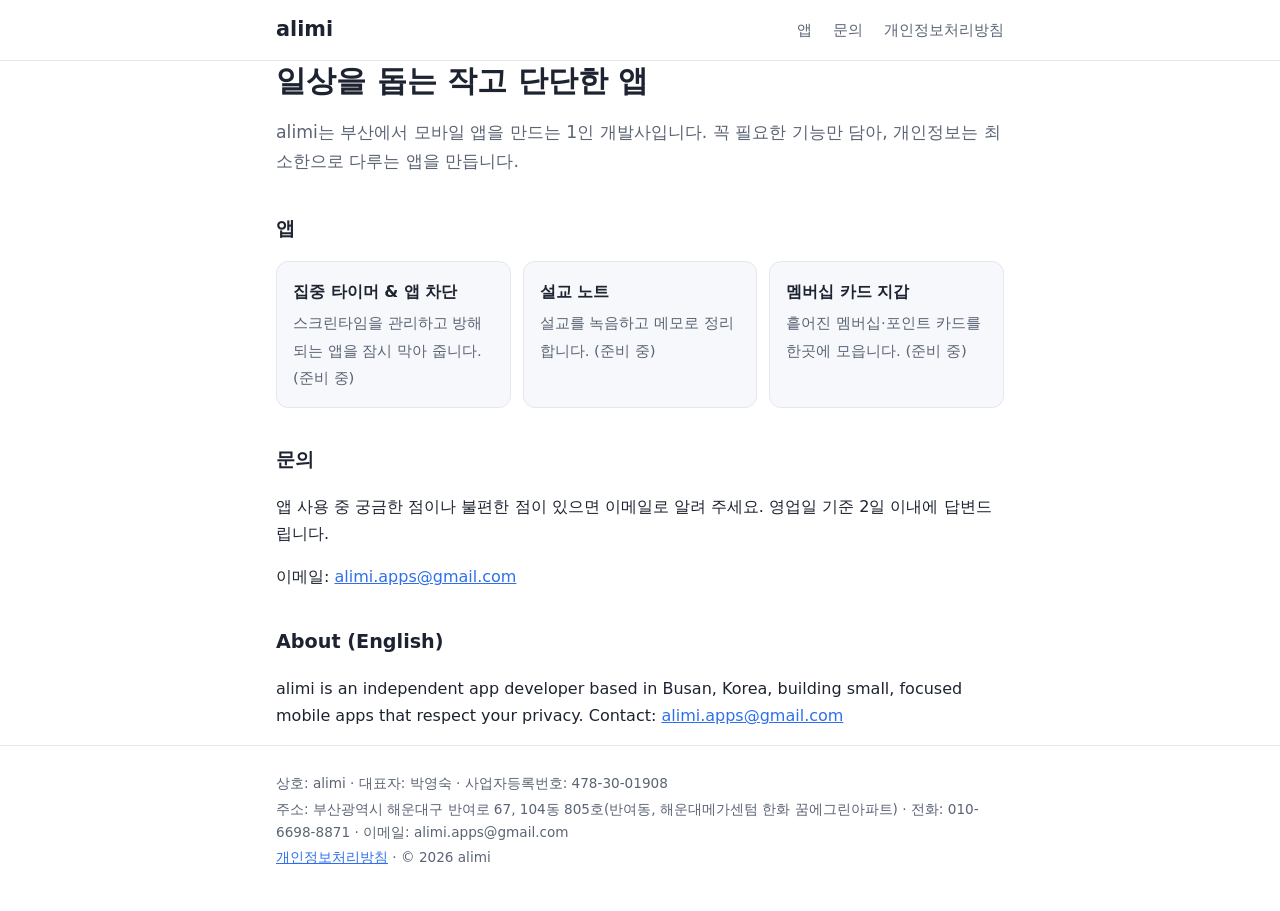
<file: index.html>
<!doctype html>
<html lang="ko">
<head>
  <meta charset="utf-8">
  <meta name="viewport" content="width=device-width, initial-scale=1">
  <meta name="google-site-verification" content="9gyJ1kERntDPXqbSOOTheH8t6Ehu3wukU1nHpanpqxU" />
  <title>alimi</title>
  <meta name="description" content="alimi는 일상을 돕는 작고 단단한 모바일 앱을 만듭니다.">
  <link rel="stylesheet" href="style.css">
</head>
<body>
  <header>
    <div class="wrap">
      <a class="logo" href="index.html">alimi</a>
      <nav>
        <a href="index.html#apps">앱</a>
        <a href="index.html#contact">문의</a>
        <a href="privacy.html">개인정보처리방침</a>
      </nav>
    </div>
  </header>

  <main class="wrap">
    <h1>일상을 돕는 작고 단단한 앱</h1>
    <p class="lead">alimi는 부산에서 모바일 앱을 만드는 1인 개발사입니다. 꼭 필요한 기능만 담아, 개인정보는 최소한으로 다루는 앱을 만듭니다.</p>

    <h2 id="apps">앱</h2>
    <div class="cards">
      <div class="card"><b>집중 타이머 &amp; 앱 차단</b><span>스크린타임을 관리하고 방해되는 앱을 잠시 막아 줍니다. (준비 중)</span></div>
      <div class="card"><b>설교 노트</b><span>설교를 녹음하고 메모로 정리합니다. (준비 중)</span></div>
      <div class="card"><b>멤버십 카드 지갑</b><span>흩어진 멤버십·포인트 카드를 한곳에 모읍니다. (준비 중)</span></div>
    </div>

    <h2 id="contact">문의</h2>
    <p>앱 사용 중 궁금한 점이나 불편한 점이 있으면 이메일로 알려 주세요. 영업일 기준 2일 이내에 답변드립니다.</p>
    <p>이메일: <a href="mailto:alimi.apps@gmail.com">alimi.apps@gmail.com</a></p>

    <h2>About (English)</h2>
    <p>alimi is an independent app developer based in Busan, Korea, building small, focused mobile apps that respect your privacy. Contact: <a href="mailto:alimi.apps@gmail.com">alimi.apps@gmail.com</a></p>
  </main>

  <footer>
    <div class="wrap">
      <p>상호: alimi · 대표자: 박영숙 · 사업자등록번호: 478-30-01908</p>
      <p>주소: 부산광역시 해운대구 반여로 67, 104동 805호(반여동, 해운대메가센텀 한화 꿈에그린아파트) · 전화: 010-6698-8871 · 이메일: alimi.apps@gmail.com</p>
      <p><a href="privacy.html">개인정보처리방침</a> · © 2026 alimi</p>
    </div>
  </footer>
</body>
</html>
</file>
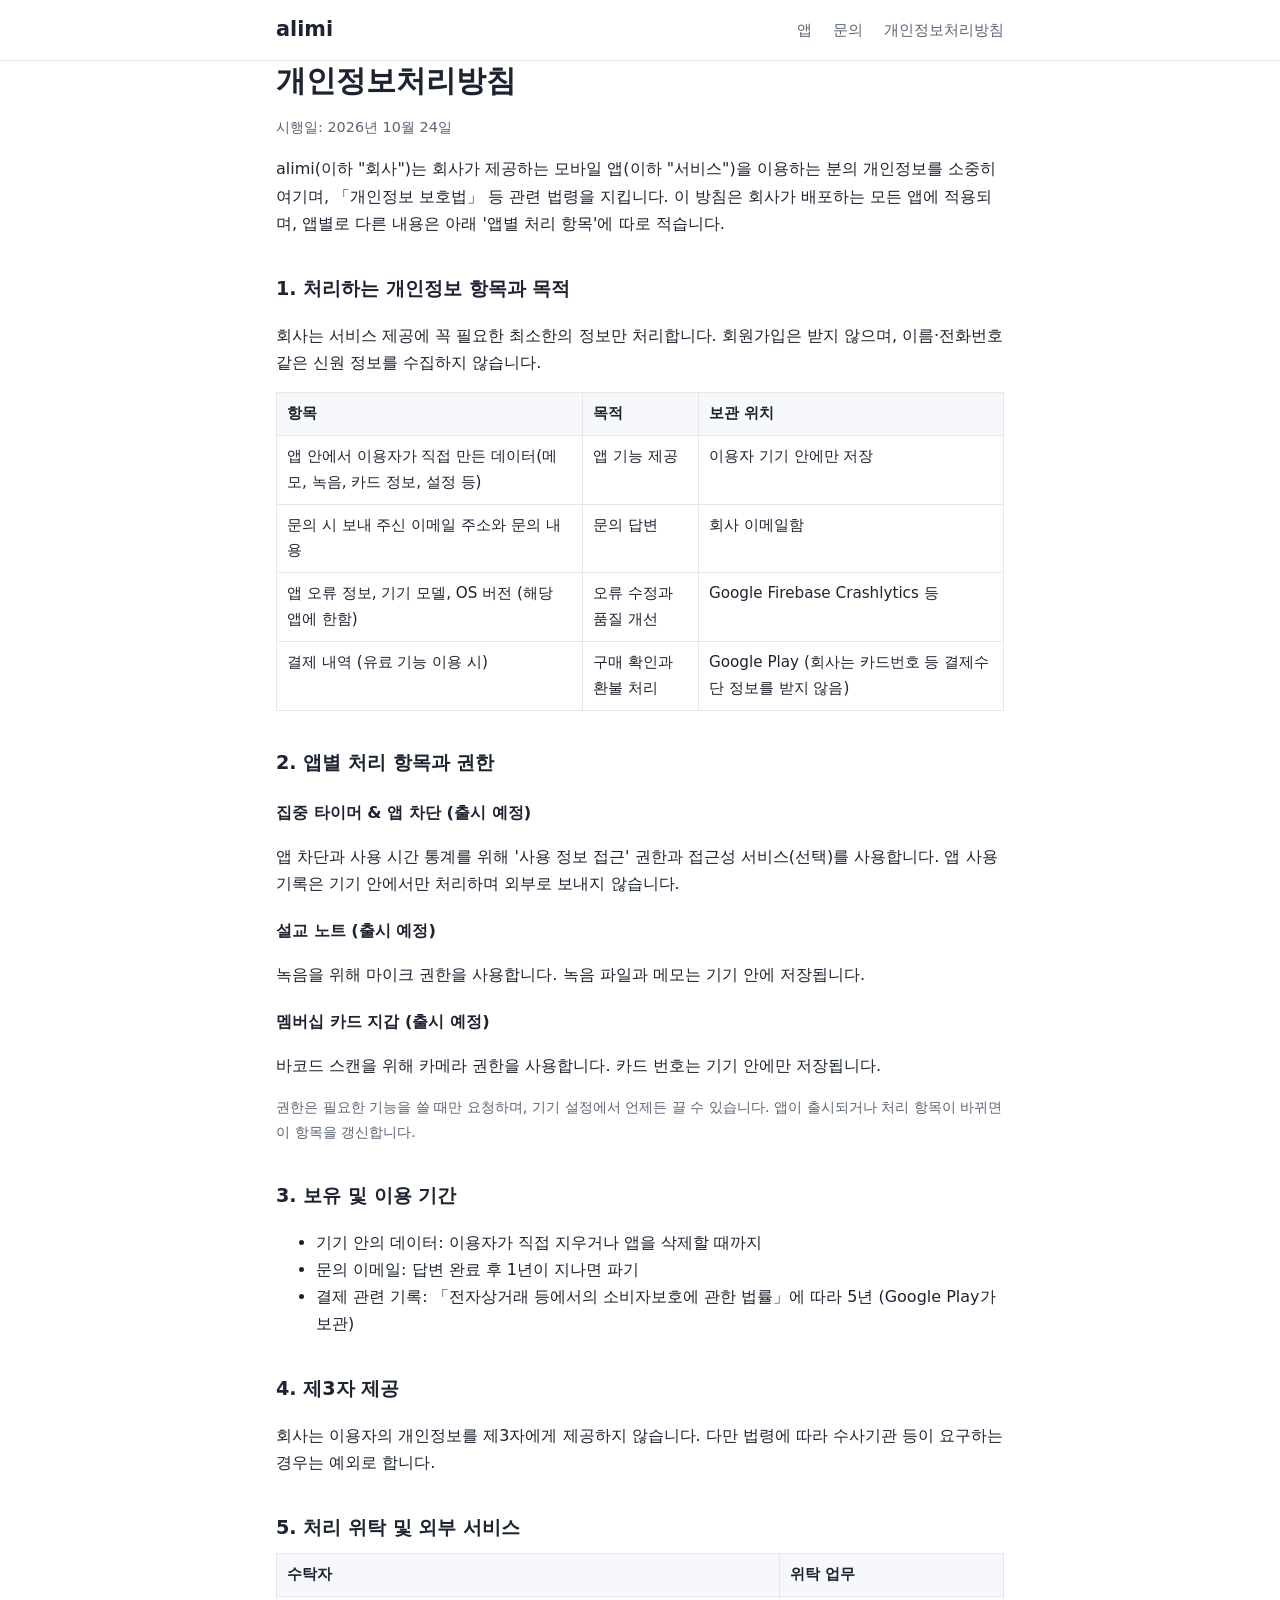
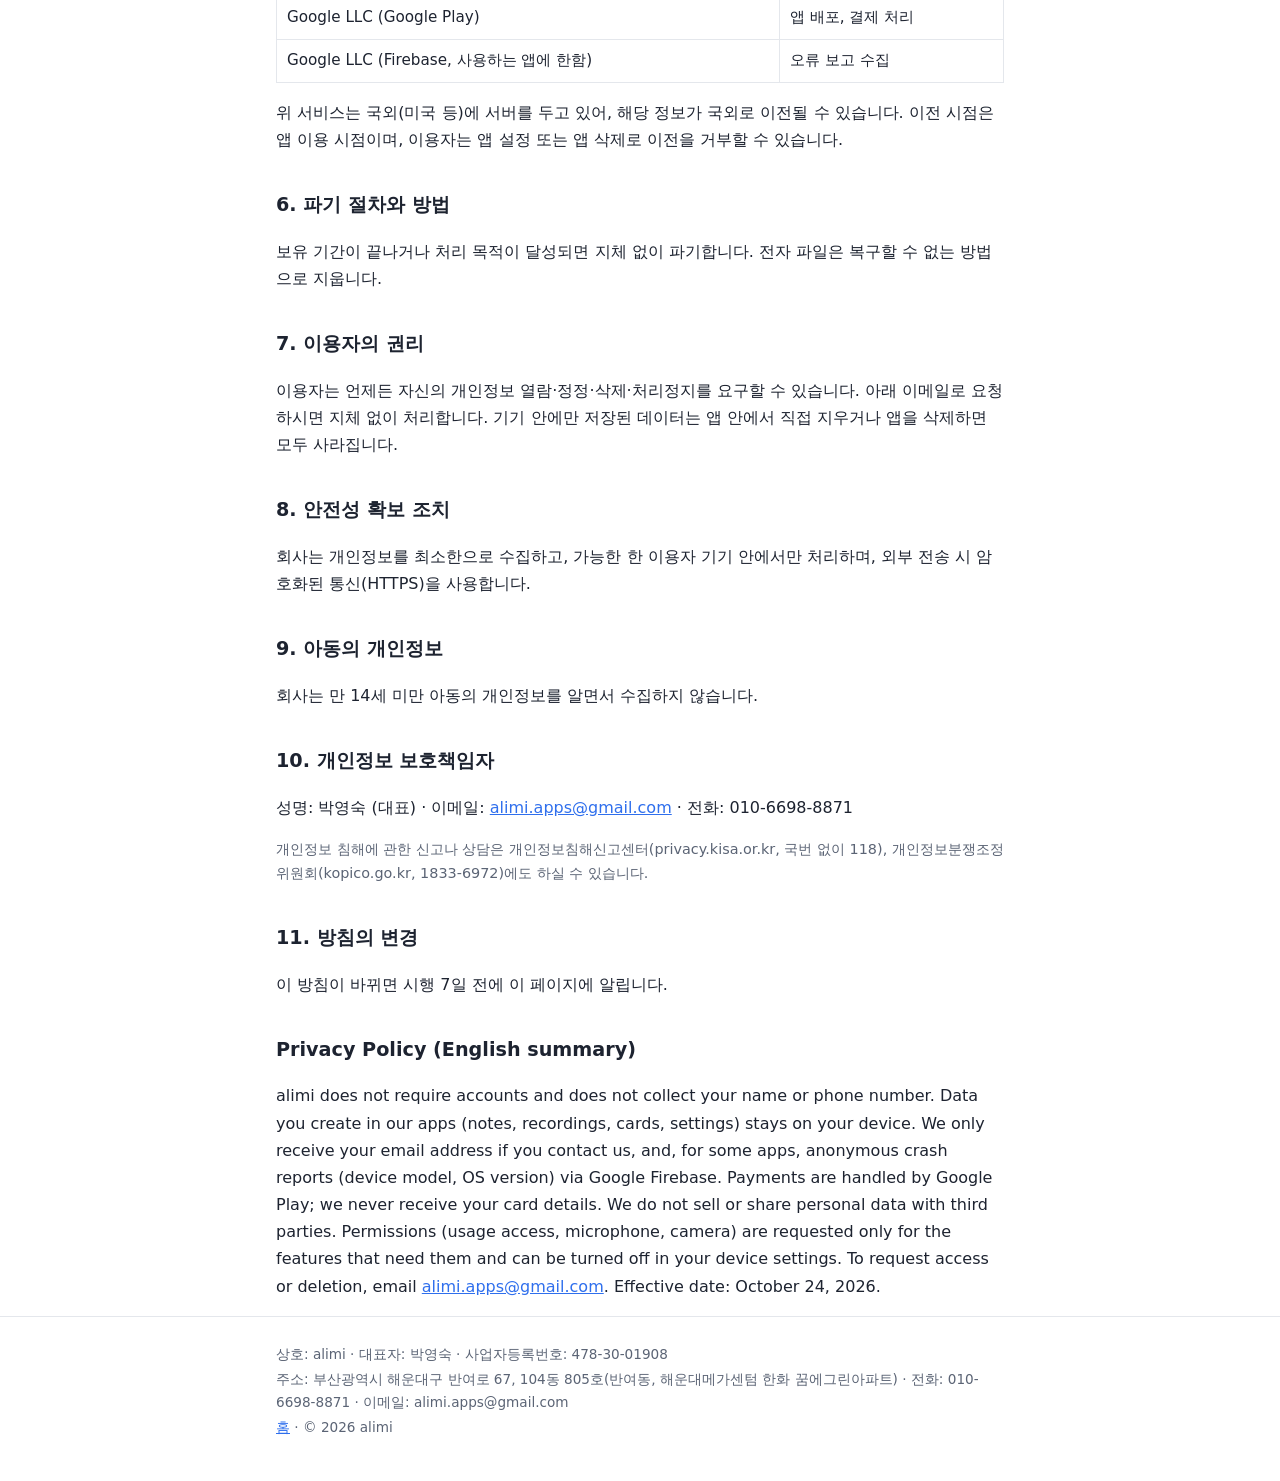
<file: privacy.html>
<!doctype html>
<html lang="ko">
<head>
  <meta charset="utf-8">
  <meta name="viewport" content="width=device-width, initial-scale=1">
  <title>개인정보처리방침 · alimi</title>
  <link rel="stylesheet" href="style.css">
</head>
<body>
  <header>
    <div class="wrap">
      <a class="logo" href="index.html">alimi</a>
      <nav>
        <a href="index.html#apps">앱</a>
        <a href="index.html#contact">문의</a>
        <a href="privacy.html">개인정보처리방침</a>
      </nav>
    </div>
  </header>

  <main class="wrap">
    <h1>개인정보처리방침</h1>
    <p class="small">시행일: 2026년 10월 24일</p>
    <p>alimi(이하 "회사")는 회사가 제공하는 모바일 앱(이하 "서비스")을 이용하는 분의 개인정보를 소중히 여기며, 「개인정보 보호법」 등 관련 법령을 지킵니다. 이 방침은 회사가 배포하는 모든 앱에 적용되며, 앱별로 다른 내용은 아래 '앱별 처리 항목'에 따로 적습니다.</p>

    <h2>1. 처리하는 개인정보 항목과 목적</h2>
    <p>회사는 서비스 제공에 꼭 필요한 최소한의 정보만 처리합니다. 회원가입은 받지 않으며, 이름·전화번호 같은 신원 정보를 수집하지 않습니다.</p>
    <table>
      <tr><th>항목</th><th>목적</th><th>보관 위치</th></tr>
      <tr><td>앱 안에서 이용자가 직접 만든 데이터(메모, 녹음, 카드 정보, 설정 등)</td><td>앱 기능 제공</td><td>이용자 기기 안에만 저장</td></tr>
      <tr><td>문의 시 보내 주신 이메일 주소와 문의 내용</td><td>문의 답변</td><td>회사 이메일함</td></tr>
      <tr><td>앱 오류 정보, 기기 모델, OS 버전 (해당 앱에 한함)</td><td>오류 수정과 품질 개선</td><td>Google Firebase Crashlytics 등</td></tr>
      <tr><td>결제 내역 (유료 기능 이용 시)</td><td>구매 확인과 환불 처리</td><td>Google Play (회사는 카드번호 등 결제수단 정보를 받지 않음)</td></tr>
    </table>

    <h2>2. 앱별 처리 항목과 권한</h2>
    <h3>집중 타이머 &amp; 앱 차단 (출시 예정)</h3>
    <p>앱 차단과 사용 시간 통계를 위해 '사용 정보 접근' 권한과 접근성 서비스(선택)를 사용합니다. 앱 사용 기록은 기기 안에서만 처리하며 외부로 보내지 않습니다.</p>
    <h3>설교 노트 (출시 예정)</h3>
    <p>녹음을 위해 마이크 권한을 사용합니다. 녹음 파일과 메모는 기기 안에 저장됩니다.</p>
    <h3>멤버십 카드 지갑 (출시 예정)</h3>
    <p>바코드 스캔을 위해 카메라 권한을 사용합니다. 카드 번호는 기기 안에만 저장됩니다.</p>
    <p class="small">권한은 필요한 기능을 쓸 때만 요청하며, 기기 설정에서 언제든 끌 수 있습니다. 앱이 출시되거나 처리 항목이 바뀌면 이 항목을 갱신합니다.</p>

    <h2>3. 보유 및 이용 기간</h2>
    <ul>
      <li>기기 안의 데이터: 이용자가 직접 지우거나 앱을 삭제할 때까지</li>
      <li>문의 이메일: 답변 완료 후 1년이 지나면 파기</li>
      <li>결제 관련 기록: 「전자상거래 등에서의 소비자보호에 관한 법률」에 따라 5년 (Google Play가 보관)</li>
    </ul>

    <h2>4. 제3자 제공</h2>
    <p>회사는 이용자의 개인정보를 제3자에게 제공하지 않습니다. 다만 법령에 따라 수사기관 등이 요구하는 경우는 예외로 합니다.</p>

    <h2>5. 처리 위탁 및 외부 서비스</h2>
    <table>
      <tr><th>수탁자</th><th>위탁 업무</th></tr>
      <tr><td>Google LLC (Google Play)</td><td>앱 배포, 결제 처리</td></tr>
      <tr><td>Google LLC (Firebase, 사용하는 앱에 한함)</td><td>오류 보고 수집</td></tr>
    </table>
    <p>위 서비스는 국외(미국 등)에 서버를 두고 있어, 해당 정보가 국외로 이전될 수 있습니다. 이전 시점은 앱 이용 시점이며, 이용자는 앱 설정 또는 앱 삭제로 이전을 거부할 수 있습니다.</p>

    <h2>6. 파기 절차와 방법</h2>
    <p>보유 기간이 끝나거나 처리 목적이 달성되면 지체 없이 파기합니다. 전자 파일은 복구할 수 없는 방법으로 지웁니다.</p>

    <h2>7. 이용자의 권리</h2>
    <p>이용자는 언제든 자신의 개인정보 열람·정정·삭제·처리정지를 요구할 수 있습니다. 아래 이메일로 요청하시면 지체 없이 처리합니다. 기기 안에만 저장된 데이터는 앱 안에서 직접 지우거나 앱을 삭제하면 모두 사라집니다.</p>

    <h2>8. 안전성 확보 조치</h2>
    <p>회사는 개인정보를 최소한으로 수집하고, 가능한 한 이용자 기기 안에서만 처리하며, 외부 전송 시 암호화된 통신(HTTPS)을 사용합니다.</p>

    <h2>9. 아동의 개인정보</h2>
    <p>회사는 만 14세 미만 아동의 개인정보를 알면서 수집하지 않습니다.</p>

    <h2>10. 개인정보 보호책임자</h2>
    <p>성명: 박영숙 (대표) · 이메일: <a href="mailto:alimi.apps@gmail.com">alimi.apps@gmail.com</a> · 전화: 010-6698-8871</p>
    <p class="small">개인정보 침해에 관한 신고나 상담은 개인정보침해신고센터(privacy.kisa.or.kr, 국번 없이 118), 개인정보분쟁조정위원회(kopico.go.kr, 1833-6972)에도 하실 수 있습니다.</p>

    <h2>11. 방침의 변경</h2>
    <p>이 방침이 바뀌면 시행 7일 전에 이 페이지에 알립니다.</p>

    <h2 id="en">Privacy Policy (English summary)</h2>
    <p>alimi does not require accounts and does not collect your name or phone number. Data you create in our apps (notes, recordings, cards, settings) stays on your device. We only receive your email address if you contact us, and, for some apps, anonymous crash reports (device model, OS version) via Google Firebase. Payments are handled by Google Play; we never receive your card details. We do not sell or share personal data with third parties. Permissions (usage access, microphone, camera) are requested only for the features that need them and can be turned off in your device settings. To request access or deletion, email <a href="mailto:alimi.apps@gmail.com">alimi.apps@gmail.com</a>. Effective date: October 24, 2026.</p>
  </main>

  <footer>
    <div class="wrap">
      <p>상호: alimi · 대표자: 박영숙 · 사업자등록번호: 478-30-01908</p>
      <p>주소: 부산광역시 해운대구 반여로 67, 104동 805호(반여동, 해운대메가센텀 한화 꿈에그린아파트) · 전화: 010-6698-8871 · 이메일: alimi.apps@gmail.com</p>
      <p><a href="index.html">홈</a> · © 2026 alimi</p>
    </div>
  </footer>
</body>
</html>
</file>
<file: style.css>
:root {
  --bg: #ffffff;
  --text: #1d2330;
  --muted: #5b6475;
  --line: #e4e7ec;
  --accent: #2f6fed;
  --card: #f6f8fb;
}
@media (prefers-color-scheme: dark) {
  :root {
    --bg: #12151b;
    --text: #e8ebf0;
    --muted: #9aa3b2;
    --line: #2a303b;
    --accent: #6f9bff;
    --card: #1a1e26;
  }
}
* { box-sizing: border-box; }
body {
  margin: 0;
  background: var(--bg);
  color: var(--text);
  font-family: "Pretendard", "Apple SD Gothic Neo", "Malgun Gothic", system-ui, sans-serif;
  line-height: 1.7;
}
.wrap { max-width: 760px; margin: 0 auto; padding: 0 16px; }
header { border-bottom: 1px solid var(--line); }
header .wrap { display: flex; align-items: center; justify-content: space-between; height: 60px; }
.logo { font-weight: 800; font-size: 1.3rem; color: var(--text); text-decoration: none; }
nav a { color: var(--muted); text-decoration: none; margin-left: 16px; font-size: .95rem; }
nav a:hover { color: var(--accent); }
main { padding: 40px 0 56px; }
h1 { font-size: 1.9rem; line-height: 1.3; margin: 0 0 12px; }
h2 { font-size: 1.2rem; margin: 36px 0 8px; }
h3 { font-size: 1.02rem; margin: 20px 0 6px; }
p, li { color: var(--text); }
.lead { color: var(--muted); font-size: 1.08rem; }
.cards { display: grid; gap: 12px; grid-template-columns: repeat(auto-fit, minmax(200px, 1fr)); margin-top: 16px; }
.card { background: var(--card); border: 1px solid var(--line); border-radius: 12px; padding: 16px; }
.card b { display: block; margin-bottom: 4px; }
.card span { color: var(--muted); font-size: .93rem; }
a { color: var(--accent); }
table { width: 100%; border-collapse: collapse; margin: 8px 0; font-size: .95rem; }
th, td { border: 1px solid var(--line); padding: 8px 10px; text-align: left; vertical-align: top; }
th { background: var(--card); }
footer { border-top: 1px solid var(--line); padding: 24px 0 40px; color: var(--muted); font-size: .85rem; }
footer p { color: var(--muted); margin: 2px 0; }
.small { color: var(--muted); font-size: .9rem; }
</file>
